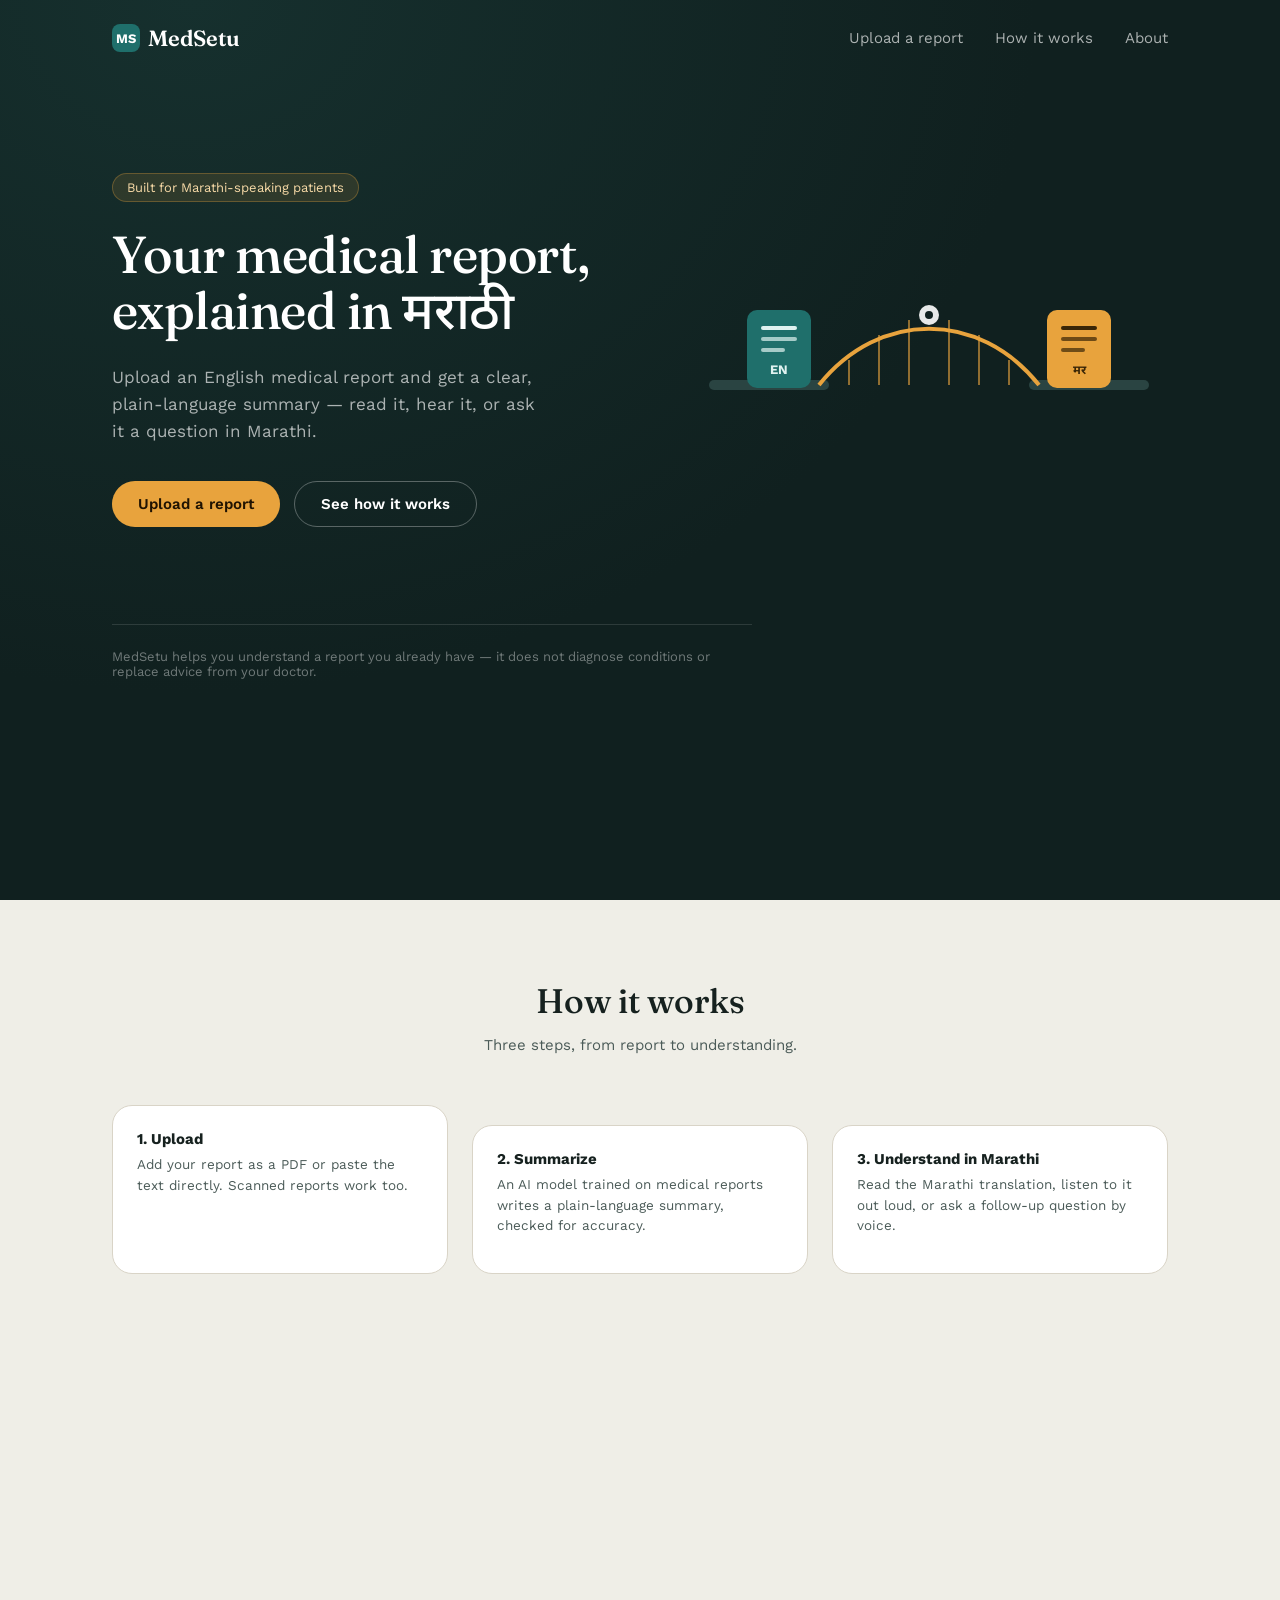
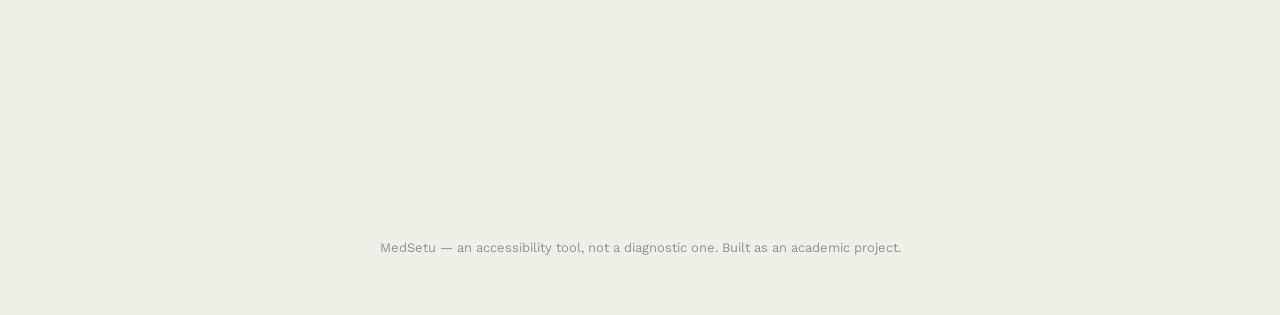
<file: frontend/index.html>
<!doctype html>
<html lang="en">
  <head>
    <meta charset="UTF-8" />
    <meta name="viewport" content="width=device-width, initial-scale=1.0" />
    <title>MedSetu — Understand your medical report</title>
    <link rel="stylesheet" href="css/style.css" />
  </head>
  <body>
    <section class="hero-section">
      <div class="container">
        <nav class="nav on-dark">
          <div class="nav-logo"><span class="mark">MS</span> MedSetu</div>
          <div class="nav-links">
            <a href="upload.html">Upload a report</a>
            <a href="#how">How it works</a>
            <a href="#about">About</a>
          </div>
        </nav>

        <div class="hero-grid">
          <div>
            <div class="eyebrow-tag">Built for Marathi-speaking patients</div>
            <h1 class="hero-headline">
              Your medical report,<br />
              explained in <span class="mr-word">मराठी</span>
            </h1>
            <p class="hero-sub">
              Upload an English medical report and get a clear, plain-language
              summary — read it, hear it, or ask it a question in Marathi.
            </p>
            <div class="hero-actions">
              <a href="upload.html" class="btn btn-primary">Upload a report</a>
              <a href="#how" class="btn btn-outline">See how it works</a>
            </div>
          </div>

          <div class="bridge-art">
            <svg
              class="bridge-svg"
              viewBox="0 0 460 380"
              fill="none"
              xmlns="http://www.w3.org/2000/svg"
            >
              <rect
                x="10"
                y="220"
                width="120"
                height="10"
                rx="5"
                fill="#2a4442"
              />
              <rect
                x="330"
                y="220"
                width="120"
                height="10"
                rx="5"
                fill="#2a4442"
              />
              <path
                d="M120 225 C 180 150, 280 150, 340 225"
                stroke="#e8a33d"
                stroke-width="4"
                fill="none"
              />
              <line
                x1="150"
                y1="200"
                x2="150"
                y2="225"
                stroke="#e8a33d"
                stroke-width="2"
                opacity="0.6"
              />
              <line
                x1="180"
                y1="175"
                x2="180"
                y2="225"
                stroke="#e8a33d"
                stroke-width="2"
                opacity="0.6"
              />
              <line
                x1="210"
                y1="160"
                x2="210"
                y2="225"
                stroke="#e8a33d"
                stroke-width="2"
                opacity="0.6"
              />
              <line
                x1="250"
                y1="160"
                x2="250"
                y2="225"
                stroke="#e8a33d"
                stroke-width="2"
                opacity="0.6"
              />
              <line
                x1="280"
                y1="175"
                x2="280"
                y2="225"
                stroke="#e8a33d"
                stroke-width="2"
                opacity="0.6"
              />
              <line
                x1="310"
                y1="200"
                x2="310"
                y2="225"
                stroke="#e8a33d"
                stroke-width="2"
                opacity="0.6"
              />
              <g transform="translate(48,150)">
                <rect width="64" height="78" rx="10" fill="#1f6f6b" />
                <rect
                  x="14"
                  y="16"
                  width="36"
                  height="4"
                  rx="2"
                  fill="#dff2f0"
                />
                <rect
                  x="14"
                  y="27"
                  width="36"
                  height="4"
                  rx="2"
                  fill="#dff2f0"
                  opacity="0.7"
                />
                <rect
                  x="14"
                  y="38"
                  width="24"
                  height="4"
                  rx="2"
                  fill="#dff2f0"
                  opacity="0.7"
                />
                <text
                  x="32"
                  y="64"
                  text-anchor="middle"
                  fill="#dff2f0"
                  font-size="13"
                  font-family="Work Sans, sans-serif"
                  font-weight="700"
                >
                  EN
                </text>
              </g>
              <g transform="translate(348,150)">
                <rect width="64" height="78" rx="10" fill="#e8a33d" />
                <rect
                  x="14"
                  y="16"
                  width="36"
                  height="4"
                  rx="2"
                  fill="#3a2607"
                />
                <rect
                  x="14"
                  y="27"
                  width="36"
                  height="4"
                  rx="2"
                  fill="#3a2607"
                  opacity="0.7"
                />
                <rect
                  x="14"
                  y="38"
                  width="24"
                  height="4"
                  rx="2"
                  fill="#3a2607"
                  opacity="0.7"
                />
                <text
                  x="32"
                  y="64"
                  text-anchor="middle"
                  fill="#3a2607"
                  font-size="12"
                  font-family="Noto Sans Devanagari, sans-serif"
                  font-weight="700"
                >
                  मर
                </text>
              </g>
              <circle cx="230" cy="155" r="10" fill="#fff" opacity="0.9" />
              <circle cx="230" cy="155" r="4" fill="#10201f" />
            </svg>
          </div>
        </div>

        <div class="hero-disclaimer">
          MedSetu helps you understand a report you already have — it does not
          diagnose conditions or replace advice from your doctor.
        </div>
      </div>
    </section>

    <section class="page" id="how" style="padding: 80px 0">
      <div class="container">
        <h2 class="page-title" style="text-align: center; margin-bottom: 12px">
          How it works
        </h2>
        <p class="page-sub" style="margin: 0 auto 48px; text-align: center">
          Three steps, from report to understanding.
        </p>
        <div
          style="
            display: grid;
            grid-template-columns: repeat(3, 1fr);
            gap: 24px;
          "
        >
          <div class="side-card">
            <h3>1. Upload</h3>
            <p>
              Add your report as a PDF or paste the text directly. Scanned
              reports work too.
            </p>
          </div>
          <div class="side-card">
            <h3>2. Summarize</h3>
            <p>
              An AI model trained on medical reports writes a plain-language
              summary, checked for accuracy.
            </p>
          </div>
          <div class="side-card">
            <h3>3. Understand in Marathi</h3>
            <p>
              Read the Marathi translation, listen to it out loud, or ask a
              follow-up question by voice.
            </p>
          </div>
        </div>
      </div>
    </section>

    <footer class="site-footer" id="about">
      MedSetu — an accessibility tool, not a diagnostic one. Built as an
      academic project.
    </footer>
  </body>
</html>
</file>
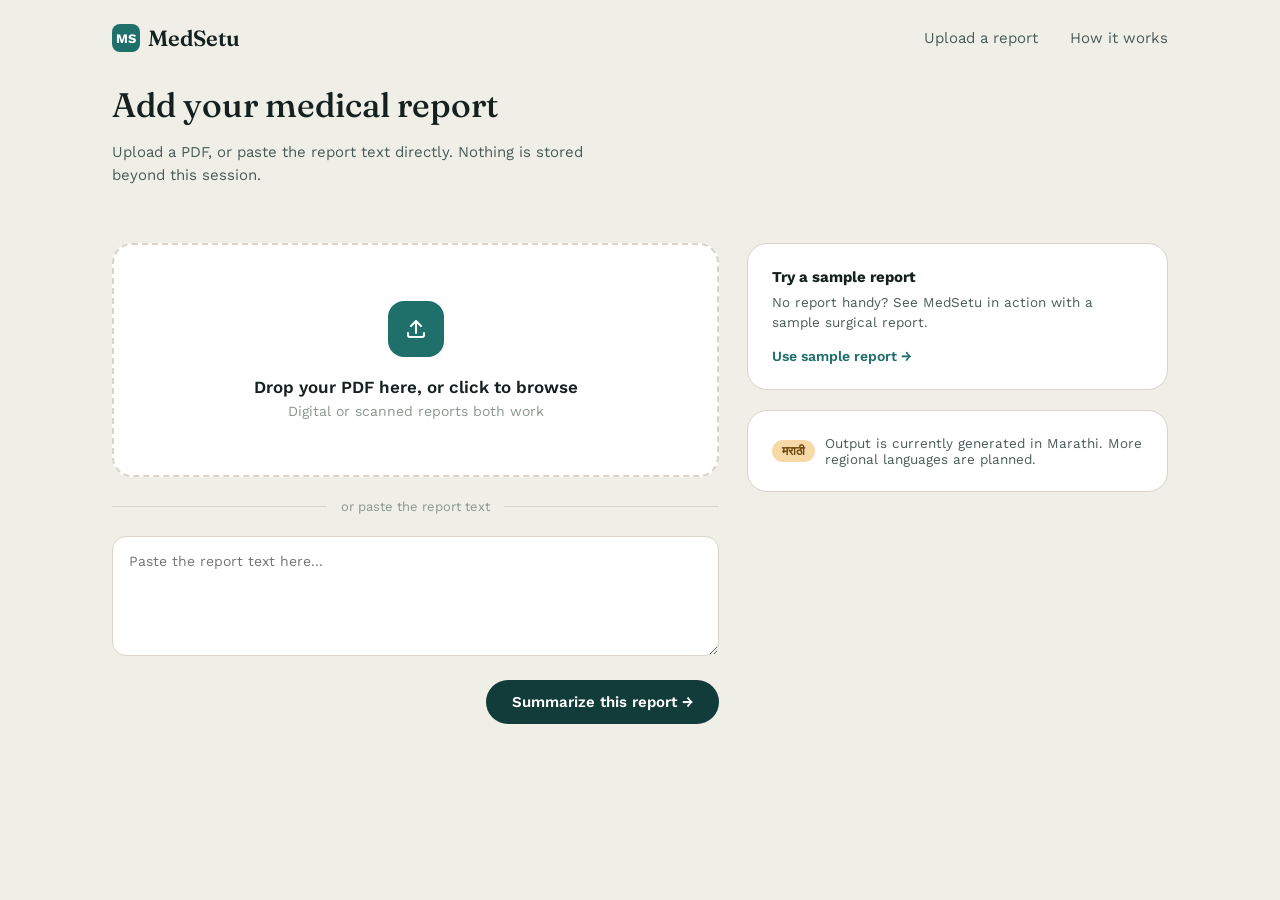
<file: frontend/report.html>
<!doctype html>
<html lang="en">
  <head>
    <meta charset="UTF-8" />
    <meta name="viewport" content="width=device-width, initial-scale=1.0" />
    <title>Your report, explained — MedSetu</title>
    <link rel="stylesheet" href="css/style.css" />
  </head>
  <body>
    <div class="page" style="background: var(--bg-light)">
      <div class="container">
        <nav class="nav">
          <a href="index.html" class="nav-logo"
            ><span class="mark">MS</span> MedSetu</a
          >
          <div class="nav-links"><a href="upload.html">New report</a></div>
        </nav>

        <div class="report-toolbar">
          <a href="upload.html" class="back-link">← Back</a>
          <div id="statusText" style="font-size: 13px; color: var(--ink-faint)">
            Starting…
          </div>
        </div>

        <div id="errorBox" class="error-box" style="display: none"></div>

        <div class="bridge-panel">
          <div class="lang-column">
            <div class="lang-header">
              <span class="lang-label">ENGLISH SUMMARY</span>
              <button class="icon-btn" id="playEn" title="Read aloud">
                🔊
              </button>
            </div>
            <div class="lang-text" id="englishSummary">
              <span class="spinner"></span> Working on it…
            </div>
            <div class="tag-row" id="englishTags"></div>
          </div>

          <div class="bridge-divider"><div class="bridge-node">⇄</div></div>

          <div class="lang-column marathi">
            <div class="lang-header">
              <span class="lang-label">मराठी सारांश</span>
              <button class="icon-btn" id="playMr" title="मोठ्याने वाचा">
                🔊
              </button>
            </div>
            <div class="lang-text mr" id="marathiSummary"></div>
          </div>
        </div>

        <div
          class="preservation-note"
          id="checkBox"
          style="display: none"
        ></div>

        <div class="ask-bar">
          <select id="askLang" class="ask-lang">
            <option value="en">English</option>
            <option value="mr" selected>मराठी</option>
          </select>
          <input type="text" id="askInput" placeholder="" />
          <button
            type="button"
            id="askMic"
            class="ask-mic"
            title="Speak your question"
          >
            🎤
          </button>
        </div>

        <div class="answer-box" id="answerBox" style="display: none">
          <div id="askTranscript" class="ask-transcript"></div>
          <div id="answerText"></div>
          <button
            class="term-speak"
            id="answerSpeak"
            style="margin-top: 10px; display: none"
          >
            🔊
          </button>
        </div>

        <div class="disclaimer-strip">
          This summary is for understanding only and is not a medical diagnosis.
          Always confirm details with your doctor.
        </div>
      </div>
    </div>

    <script src="js/main.js"></script>
    <script src="js/ask.js"></script>
    <script src="js/term_feature.js"></script>
    <script>
      initTermExplainFeature(["#englishSummary", "#marathiSummary"]);
    </script>
  </body>
</html>
</file>
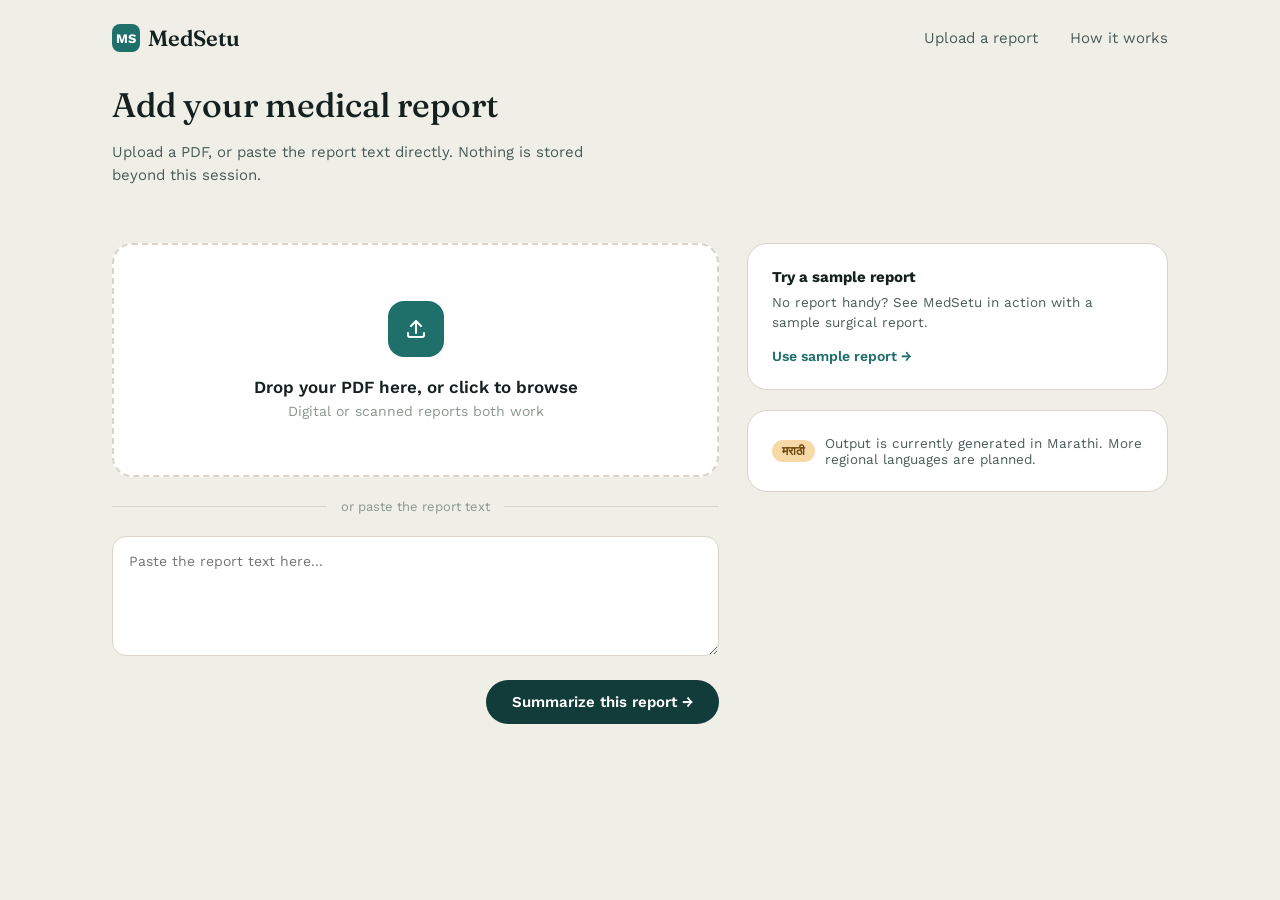
<file: frontend/upload.html>
<!DOCTYPE html>
<html lang="en">
<head>
<meta charset="UTF-8">
<meta name="viewport" content="width=device-width, initial-scale=1.0">
<title>Upload a report — MedSetu</title>
<link rel="stylesheet" href="css/style.css">
</head>
<body>

<div class="page" style="background: var(--bg-light);">
  <div class="container">
    <nav class="nav">
      <a href="index.html" class="nav-logo"><span class="mark">MS</span> MedSetu</a>
      <div class="nav-links">
        <a href="upload.html">Upload a report</a>
        <a href="index.html#how">How it works</a>
      </div>
    </nav>

    <div class="page-header">
      <h1 class="page-title">Add your medical report</h1>
      <p class="page-sub">Upload a PDF, or paste the report text directly. Nothing is stored beyond this session.</p>
    </div>

    <div class="upload-panel">
      <div>
        <div class="dropzone" id="dropzone">
          <div class="dropzone-icon">
            <svg width="24" height="24" viewBox="0 0 24 24" fill="none"><path d="M12 16V4M12 4L7 9M12 4l5 5" stroke="white" stroke-width="2" stroke-linecap="round" stroke-linejoin="round"/><path d="M4 16v2a2 2 0 002 2h12a2 2 0 002-2v-2" stroke="white" stroke-width="2" stroke-linecap="round"/></svg>
          </div>
          <div class="dropzone-title">Drop your PDF here, or click to browse</div>
          <div class="dropzone-hint">Digital or scanned reports both work</div>
          <input type="file" id="fileInput" accept=".pdf">
        </div>

        <div class="divider-or">or paste the report text</div>

        <div class="paste-box">
          <textarea id="reportText" placeholder="Paste the report text here..."></textarea>
        </div>

        <div id="uploadError" class="error-box" style="display:none; margin-top:16px;"></div>
        <div style="margin-top:20px; display:flex; justify-content:flex-end;">
          <button id="submitBtn" class="btn btn-dark">Summarize this report →</button>
        </div>
      </div>

      <div>
        <div class="side-card">
          <h3>Try a sample report</h3>
          <p>No report handy? See MedSetu in action with a sample surgical report.</p>
          <a href="report.html?sample=1" class="sample-link">Use sample report →</a>
        </div>

        <div class="side-card">
          <div class="lang-note">
            <span class="chip">मराठी</span>
            <span>Output is currently generated in Marathi. More regional languages are planned.</span>
          </div>
        </div>
      </div>
    </div>
  </div>
</div>

<script src="js/main.js"></script>
</body>
</html>
</file>
<file: frontend/css/style.css>
@import url("https://fonts.googleapis.com/css2?family=Fraunces:opsz,wght@9..144,400;9..144,500;9..144,600&family=Work+Sans:wght@400;500;600;700&family=Noto+Sans+Devanagari:wght@400;500;600&display=swap");

:root {
  --bg-dark: #10201f;
  --bg-dark-2: #16302e;
  --bg-light: #efeee7;
  --surface: #ffffff;
  --ink: #16211f;
  --ink-soft: #4b5b58;
  --ink-faint: #8a978f;
  --teal: #1f6f6b;
  --teal-deep: #123c3a;
  --marigold: #e8a33d;
  --marigold-soft: #f6d9a6;
  --border: #d9d4c7;
  --border-dark: #2a4442;

  --font-display: "Fraunces", serif;
  --font-body: "Work Sans", sans-serif;
  --font-mr: "Noto Sans Devanagari", sans-serif;

  --radius: 14px;
}

* {
  box-sizing: border-box;
}

html,
body {
  margin: 0;
  padding: 0;
  background: var(--bg-light);
  color: var(--ink);
  font-family: var(--font-body);
  -webkit-font-smoothing: antialiased;
}

a {
  color: inherit;
  text-decoration: none;
}

.container {
  max-width: 1120px;
  margin: 0 auto;
  padding: 0 32px;
}

/* ---------- Nav ---------- */

.nav {
  display: flex;
  align-items: center;
  justify-content: space-between;
  padding: 24px 0;
}

.nav-logo {
  font-family: var(--font-display);
  font-size: 22px;
  font-weight: 600;
  letter-spacing: -0.01em;
  display: flex;
  align-items: center;
  gap: 8px;
}

.nav-logo .mark {
  width: 28px;
  height: 28px;
  border-radius: 8px;
  background: var(--teal);
  display: inline-flex;
  align-items: center;
  justify-content: center;
  color: white;
  font-size: 13px;
  font-family: var(--font-body);
  font-weight: 700;
}

.nav-links {
  display: flex;
  gap: 32px;
  font-size: 15px;
  color: var(--ink-soft);
}

.nav-links a:hover {
  color: var(--ink);
}

.nav.on-dark .nav-links {
  color: rgba(255, 255, 255, 0.65);
}
.nav.on-dark .nav-links a:hover {
  color: #fff;
}
.nav.on-dark .nav-logo {
  color: #fff;
}

/* ---------- Buttons ---------- */

.btn {
  display: inline-flex;
  align-items: center;
  justify-content: center;
  gap: 8px;
  padding: 13px 26px;
  border-radius: 999px;
  font-family: var(--font-body);
  font-weight: 600;
  font-size: 15px;
  border: none;
  cursor: pointer;
  transition:
    transform 0.15s ease,
    opacity 0.15s ease;
}

.btn:active {
  transform: scale(0.97);
}

.btn-primary {
  background: var(--marigold);
  color: #201302;
}
.btn-primary:hover {
  opacity: 0.92;
}

.btn-outline {
  background: transparent;
  border: 1.5px solid rgba(255, 255, 255, 0.3);
  color: #fff;
}
.btn-outline:hover {
  border-color: rgba(255, 255, 255, 0.6);
}

.btn-dark {
  background: var(--teal-deep);
  color: #fff;
}
.btn-dark:hover {
  background: var(--teal);
}

.btn-ghost {
  background: transparent;
  color: var(--ink-soft);
  border: 1.5px solid var(--border);
}
.btn-ghost:hover {
  border-color: var(--ink-soft);
  color: var(--ink);
}

/* ---------- Hero (landing page) ---------- */

.hero-section {
  background: radial-gradient(
    120% 140% at 15% 0%,
    var(--bg-dark-2) 0%,
    var(--bg-dark) 55%
  );
  color: #fff;
  min-height: 100vh;
  padding-bottom: 60px;
}

.hero-grid {
  display: grid;
  grid-template-columns: 1.05fr 0.95fr;
  gap: 48px;
  align-items: center;
  padding-top: 64px;
}

.eyebrow-tag {
  display: inline-flex;
  align-items: center;
  gap: 8px;
  font-size: 13px;
  color: var(--marigold-soft);
  background: rgba(232, 163, 61, 0.12);
  border: 1px solid rgba(232, 163, 61, 0.3);
  padding: 6px 14px;
  border-radius: 999px;
  margin-bottom: 24px;
}

.hero-headline {
  font-family: var(--font-display);
  font-size: 52px;
  line-height: 1.08;
  font-weight: 500;
  letter-spacing: -0.01em;
  margin: 0 0 20px;
}

.hero-headline .mr-word {
  font-family: var(--font-mr);
  font-style: normal;
}

.hero-sub {
  font-size: 17px;
  line-height: 1.6;
  color: rgba(255, 255, 255, 0.65);
  max-width: 440px;
  margin-bottom: 36px;
}

.hero-actions {
  display: flex;
  gap: 14px;
}

/* Bridge illustration */

.bridge-art {
  position: relative;
  height: 420px;
  display: flex;
  align-items: center;
  justify-content: center;
}

.bridge-svg {
  width: 100%;
  height: auto;
  max-width: 460px;
}

.hero-disclaimer {
  margin-top: 64px;
  padding-top: 24px;
  border-top: 1px solid rgba(255, 255, 255, 0.12);
  font-size: 13px;
  color: rgba(255, 255, 255, 0.4);
  max-width: 640px;
}

/* ---------- Light page shell (upload / report pages) ---------- */

.page {
  min-height: 100vh;
}

.page-header {
  padding: 8px 0 32px;
}

.page-title {
  font-family: var(--font-display);
  font-size: 34px;
  font-weight: 500;
  margin: 0 0 8px;
}

.page-sub {
  color: var(--ink-soft);
  font-size: 15px;
  max-width: 520px;
  line-height: 1.55;
}

/* ---------- Upload page ---------- */

.upload-panel {
  display: grid;
  grid-template-columns: 1.3fr 0.9fr;
  gap: 28px;
  margin-top: 8px;
}

.dropzone {
  background: var(--surface);
  border: 2px dashed var(--border);
  border-radius: 20px;
  padding: 56px 32px;
  text-align: center;
  cursor: pointer;
  transition:
    border-color 0.15s ease,
    background 0.15s ease;
}

.dropzone:hover,
.dropzone.drag-over {
  border-color: var(--teal);
  background: #fbfaf6;
}

.dropzone-icon {
  width: 56px;
  height: 56px;
  border-radius: 16px;
  background: var(--teal);
  color: #fff;
  display: flex;
  align-items: center;
  justify-content: center;
  margin: 0 auto 20px;
}

.dropzone-title {
  font-size: 17px;
  font-weight: 600;
  margin-bottom: 6px;
}

.dropzone-hint {
  font-size: 14px;
  color: var(--ink-faint);
}

.dropzone input[type="file"] {
  display: none;
}

.divider-or {
  display: flex;
  align-items: center;
  gap: 14px;
  margin: 22px 0;
  color: var(--ink-faint);
  font-size: 13px;
}
.divider-or::before,
.divider-or::after {
  content: "";
  flex: 1;
  height: 1px;
  background: var(--border);
}

.paste-box textarea {
  width: 100%;
  min-height: 120px;
  border-radius: 14px;
  border: 1px solid var(--border);
  padding: 16px;
  font-family: var(--font-body);
  font-size: 14px;
  resize: vertical;
  background: var(--surface);
}

.paste-box textarea:focus {
  outline: none;
  border-color: var(--teal);
}

.side-card {
  background: var(--surface);
  border: 1px solid var(--border);
  border-radius: 20px;
  padding: 24px;
}

.side-card + .side-card {
  margin-top: 20px;
}

.side-card h3 {
  font-size: 15px;
  margin: 0 0 6px;
}

.side-card p {
  font-size: 13.5px;
  color: var(--ink-soft);
  line-height: 1.5;
  margin: 0 0 14px;
}

.sample-link {
  font-size: 14px;
  font-weight: 600;
  color: var(--teal);
  display: inline-flex;
  align-items: center;
  gap: 6px;
}

.lang-note {
  display: flex;
  align-items: center;
  gap: 10px;
  font-size: 13.5px;
  color: var(--ink-soft);
}

.lang-note .chip {
  font-size: 12px;
  background: var(--marigold-soft);
  color: #6a4308;
  padding: 4px 10px;
  border-radius: 999px;
  font-weight: 600;
}

/* ---------- Report / Translate page ---------- */

.report-toolbar {
  display: flex;
  align-items: center;
  justify-content: space-between;
  margin-bottom: 24px;
}

.back-link {
  display: inline-flex;
  align-items: center;
  gap: 8px;
  font-size: 14px;
  color: var(--ink-soft);
  font-weight: 600;
}

.bridge-panel {
  display: grid;
  grid-template-columns: 1fr 64px 1fr;
  gap: 0;
  align-items: stretch;
  background: var(--surface);
  border: 1px solid var(--border);
  border-radius: 22px;
  overflow: hidden;
  min-height: 420px;
}

.lang-column {
  padding: 28px 30px;
  display: flex;
  flex-direction: column;
}

.lang-column.marathi {
  background: #fbf7ee;
}

.lang-header {
  display: flex;
  align-items: center;
  justify-content: space-between;
  margin-bottom: 18px;
}

.lang-label {
  font-size: 12.5px;
  font-weight: 700;
  letter-spacing: 0.02em;
  color: var(--ink-faint);
}

.icon-btn {
  width: 34px;
  height: 34px;
  border-radius: 999px;
  border: 1px solid var(--border);
  background: #fff;
  display: inline-flex;
  align-items: center;
  justify-content: center;
  cursor: pointer;
  color: var(--ink-soft);
  transition:
    background 0.15s ease,
    color 0.15s ease;
}
.icon-btn:hover {
  background: var(--teal);
  color: #fff;
  border-color: var(--teal);
}

.lang-text {
  font-size: 15.5px;
  line-height: 1.7;
  color: var(--ink);
  flex: 1;
}

.lang-text.mr {
  font-family: var(--font-mr);
  font-size: 16.5px;
}

.bridge-divider {
  position: relative;
  display: flex;
  align-items: center;
  justify-content: center;
  background: linear-gradient(
    180deg,
    transparent,
    var(--border) 15%,
    var(--border) 85%,
    transparent
  );
  background-size: 1px 100%;
  background-repeat: no-repeat;
  background-position: center;
}

.bridge-node {
  width: 40px;
  height: 40px;
  border-radius: 999px;
  background: var(--teal);
  color: #fff;
  display: flex;
  align-items: center;
  justify-content: center;
  z-index: 1;
}

.tag-row {
  display: flex;
  flex-wrap: wrap;
  gap: 8px;
  margin-top: 20px;
}

.tag {
  font-size: 12px;
  font-weight: 600;
  padding: 5px 11px;
  border-radius: 999px;
  border: 1px solid var(--border);
  color: var(--ink-soft);
  display: inline-flex;
  align-items: center;
  gap: 5px;
}

.tag.tag-ok {
  color: #1f6f4b;
  border-color: #c3e0d0;
  background: #f0f8f4;
}
.tag.tag-warn {
  color: #a15a1f;
  border-color: #f0d3ad;
  background: #fdf3e6;
}

.preservation-note {
  margin-top: 28px;
  padding: 16px 20px;
  border-radius: 16px;
  background: #f0f8f4;
  border: 1px solid #c3e0d0;
  font-size: 13.5px;
  color: #1f5c40;
  display: flex;
  gap: 12px;
  align-items: flex-start;
}

/* ---------- Ask a question bar ---------- */

.ask-bar {
  margin-top: 20px;
  display: flex;
  align-items: center;
  gap: 10px;
  background: var(--surface);
  border: 1px solid var(--border);
  border-radius: 999px;
  padding: 8px 8px 8px 12px;
}

.ask-bar input {
  flex: 1;
  border: none;
  outline: none;
  font-family: var(--font-mr), var(--font-body);
  font-size: 15px;
  background: transparent;
}

.ask-bar .mic-btn {
  width: 42px;
  height: 42px;
  border-radius: 999px;
  background: var(--teal-deep);
  color: #fff;
  border: none;
  display: inline-flex;
  align-items: center;
  justify-content: center;
  cursor: pointer;
}
.ask-bar .mic-btn:hover {
  background: var(--teal);
}

.ask-lang {
  background: var(--surface);
  border: 1px solid var(--border);
  border-radius: 999px;
  padding: 8px 12px;
  font-family: var(--font-mr), var(--font-body);
  font-size: 13px;
  font-weight: 600;
  color: var(--ink-soft);
  cursor: pointer;
}

.ask-mic {
  border: 1px solid var(--border);
  background: var(--surface);
  border-radius: 999px;
  width: 42px;
  height: 42px;
  font-size: 18px;
  cursor: pointer;
  display: inline-flex;
  align-items: center;
  justify-content: center;
}
.ask-mic:hover {
  border-color: var(--teal);
}
.ask-mic.recording {
  background: #e5484d;
  color: #fff;
  border-color: #e5484d;
  animation: askpulse 1s infinite;
}
@keyframes askpulse {
  50% {
    opacity: 0.6;
  }
}

.ask-transcript {
  font-size: 13px;
  color: var(--ink-soft);
  margin-bottom: 8px;
}

.ans-row {
  margin-bottom: 10px;
  line-height: 1.55;
}

.answer-box {
  margin-top: 14px;
  padding: 16px 20px;
  background: var(--surface);
  border: 1px solid var(--border);
  border-radius: 16px;
  font-family: var(--font-mr), var(--font-body);
  font-size: 15px;
  line-height: 1.65;
  white-space: normal;
}
.answer-box .mr {
  font-family: var(--font-mr);
  font-size: 16px;
}

.answer-box .term-speak {
  display: inline-flex;
  align-items: center;
  gap: 6px;
  font-size: 13px;
  font-weight: 600;
  color: var(--teal-deep);
  background: none;
  border: 1px solid var(--border);
  border-radius: 999px;
  padding: 7px 14px;
  cursor: pointer;
}
.answer-box .term-speak:hover {
  background: var(--teal);
  color: #fff;
  border-color: var(--teal);
}

/* ---------- Footer / disclaimer ---------- */

.disclaimer-strip {
  margin-top: 40px;
  padding: 18px 22px;
  border-radius: 16px;
  background: #f4f2ea;
  border: 1px solid var(--border);
  font-size: 13px;
  color: var(--ink-faint);
  text-align: center;
}

footer.site-footer {
  padding: 40px 0 60px;
  text-align: center;
  color: var(--ink-faint);
  font-size: 13px;
}

/* ---------- Backend-connected states ---------- */

.spinner {
  display: inline-block;
  width: 14px;
  height: 14px;
  border: 2px solid var(--border);
  border-top-color: var(--teal);
  border-radius: 50%;
  animation: spin 0.8s linear infinite;
  vertical-align: -2px;
  margin-right: 6px;
}
@keyframes spin {
  to {
    transform: rotate(360deg);
  }
}

.error-box {
  padding: 14px 18px;
  border-radius: 14px;
  background: #fdf0ee;
  border: 1px solid #f0c9c2;
  color: #8a2c1f;
  font-size: 14px;
  margin-bottom: 16px;
}

.preservation-note.warn {
  background: #fdf3e6;
  border-color: #f0d3ad;
  color: #7a4a12;
}

/* ---------- Term explain feature ---------- */

#termTrigger {
  position: absolute;
  z-index: 40;
  display: none;
  background: var(--teal-deep);
  color: #fff;
  border: none;
  border-radius: 999px;
  padding: 7px 14px;
  font-size: 13px;
  font-weight: 600;
  cursor: pointer;
  box-shadow: 0 4px 14px rgba(0, 0, 0, 0.18);
}
#termTrigger:hover {
  background: var(--teal);
}

#termCardOverlay {
  position: fixed;
  inset: 0;
  background: rgba(16, 32, 31, 0.35);
  display: none;
  align-items: center;
  justify-content: center;
  z-index: 50;
  padding: 20px;
}

#termCard {
  background: var(--surface);
  border-radius: 20px;
  max-width: 480px;
  width: 100%;
  max-height: 80vh;
  overflow-y: auto;
  padding: 26px 28px;
  position: relative;
}

#termCard .term-close {
  position: absolute;
  top: 16px;
  right: 18px;
  background: none;
  border: none;
  font-size: 20px;
  color: var(--ink-faint);
  cursor: pointer;
  line-height: 1;
}
#termCard .term-close:hover {
  color: var(--ink);
}

#termCard .term-title {
  font-family: var(--font-display);
  font-size: 22px;
  margin: 0 0 4px;
  padding-right: 24px;
}

#termCard .term-tabs {
  display: flex;
  flex-wrap: wrap;
  gap: 6px;
  margin: 16px 0 14px;
}

#termCard .term-tab {
  font-size: 12.5px;
  font-weight: 600;
  padding: 6px 12px;
  border-radius: 999px;
  border: 1px solid var(--border);
  background: transparent;
  color: var(--ink-soft);
  cursor: pointer;
}
#termCard .term-tab.active {
  background: var(--teal);
  color: #fff;
  border-color: var(--teal);
}

#termCard .term-body {
  font-size: 15.5px;
  line-height: 1.65;
  min-height: 48px;
}
#termCard .term-body.mr {
  font-family: var(--font-mr);
  font-size: 16.5px;
}

#termCard .term-context {
  margin-top: 16px;
  padding: 12px 14px;
  border-radius: 12px;
  background: #fbf7ee;
  border: 1px solid #f0e6cf;
  font-size: 13.5px;
  color: var(--ink-soft);
}

#termCard .term-footer {
  display: flex;
  align-items: center;
  justify-content: space-between;
  margin-top: 18px;
}

#termCard .term-speak {
  display: inline-flex;
  align-items: center;
  gap: 6px;
  font-size: 13px;
  font-weight: 600;
  color: var(--teal-deep);
  background: none;
  border: 1px solid var(--border);
  border-radius: 999px;
  padding: 7px 14px;
  cursor: pointer;
}
#termCard .term-speak:hover {
  background: var(--teal);
  color: #fff;
  border-color: var(--teal);
}

#termCard .term-disclaimer {
  font-size: 11.5px;
  color: var(--ink-faint);
}

/* ---------- Responsive (keep LAST, nothing after it) ---------- */

@media (max-width: 860px) {
  .hero-grid {
    grid-template-columns: 1fr;
  }
  .bridge-art {
    height: 280px;
    order: -1;
  }
  .hero-headline {
    font-size: 38px;
  }
  .upload-panel {
    grid-template-columns: 1fr;
  }
  .bridge-panel {
    grid-template-columns: 1fr;
  }
  .bridge-divider {
    flex-direction: row;
    height: 64px;
    background: linear-gradient(
      90deg,
      transparent,
      var(--border) 15%,
      var(--border) 85%,
      transparent
    );
    background-size: 100% 1px;
    background-position: center;
  }
  .source-badge {
    display: inline-block;
    font-size: 11.5px;
    font-weight: 700;
    padding: 3px 10px;
    border-radius: 999px;
    margin-bottom: 10px;
  }
  .src-report {
    background: #eafaf0;
    color: #1f7a4a;
  }
  .src-general {
    background: #fff7e6;
    color: #96640c;
  }
  .src-unavailable {
    background: #f2f2f2;
    color: #666;
  }

  .term-chip-wrap {
    margin-top: 14px;
    padding-top: 10px;
    border-top: 1px dashed var(--border);
  }
  .term-chip-hint {
    font-size: 12px;
    color: var(--ink-faint);
    margin-bottom: 6px;
  }
  .term-chip-holder {
    display: inline-block;
    margin: 0 6px 6px 0;
    vertical-align: top;
  }
  .term-chip {
    font-size: 12.5px;
    font-weight: 600;
    padding: 5px 12px;
    border-radius: 999px;
    border: 1px solid var(--border);
    background: #fff;
    color: var(--teal-deep);
    cursor: pointer;
  }
  .term-chip:hover {
    background: var(--teal);
    color: #fff;
    border-color: var(--teal);
  }
  .term-chip-panel {
    margin-top: 6px;
    padding: 10px 12px;
    border-radius: 10px;
    background: #fbf7ee;
    border: 1px solid #f0e6cf;
    font-size: 13.5px;
    max-width: 360px;
  }
  .term-chip-panel.mr {
    font-family: var(--font-mr);
  }
}
</file>
